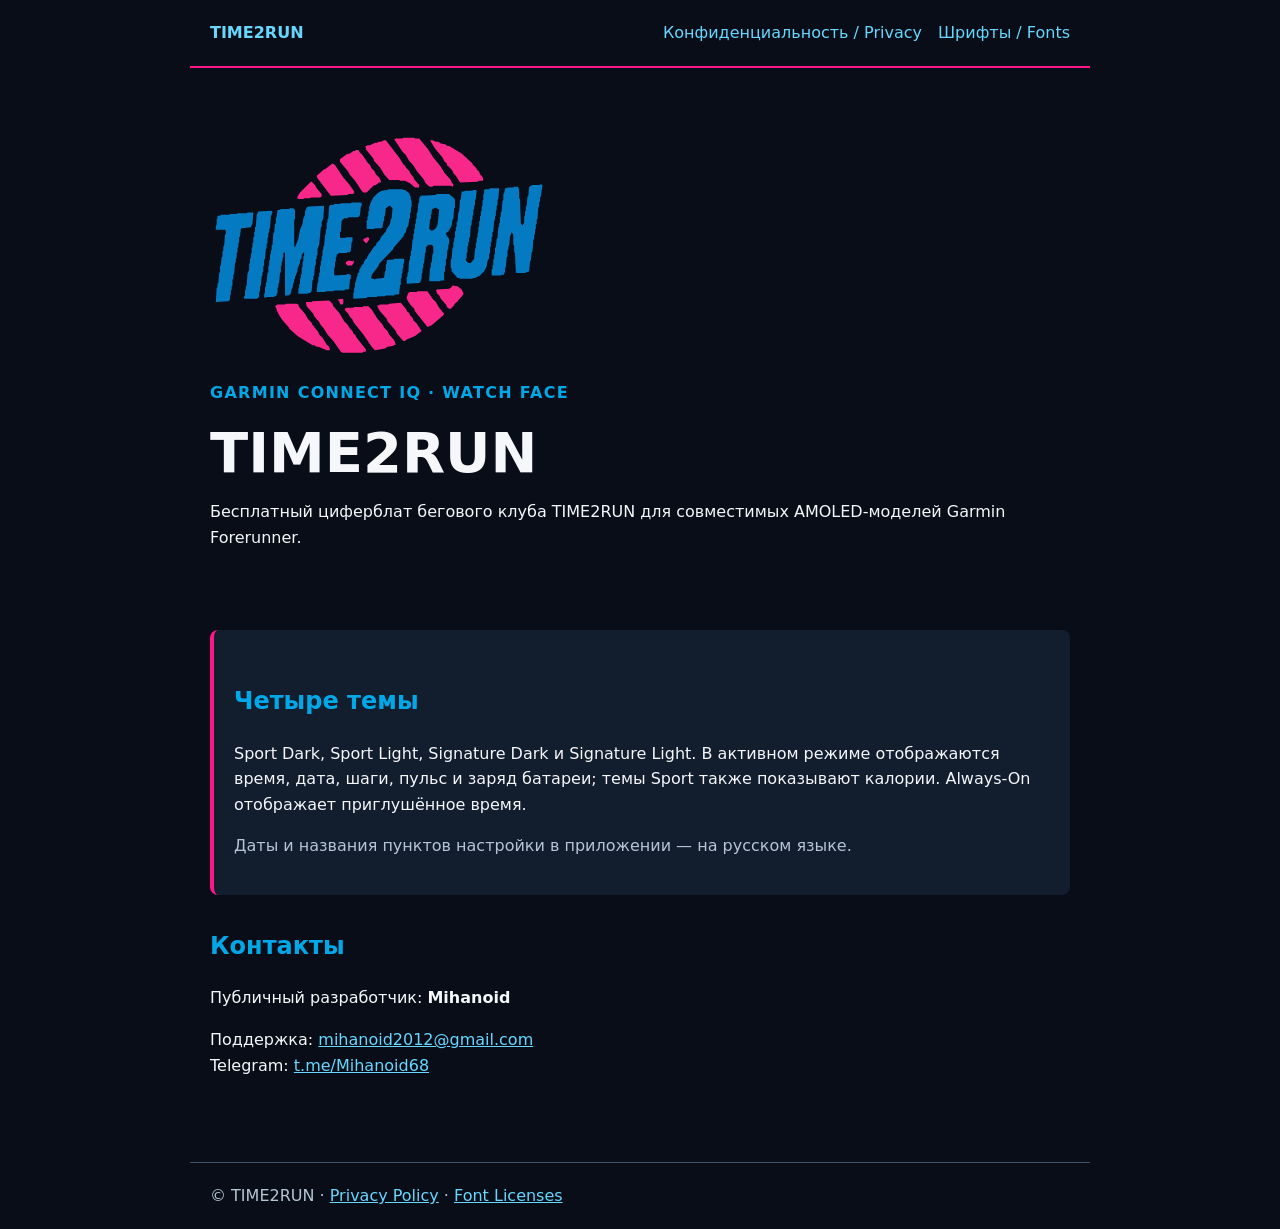
<file: docs/index.html>
<!doctype html><html lang="ru"><head><meta charset="utf-8"><meta name="viewport" content="width=device-width,initial-scale=1"><meta name="description" content="TIME2RUN — циферблат бегового клуба для Garmin Forerunner"><title>TIME2RUN — Garmin Watch Face</title><link rel="stylesheet" href="style.css"></head><body><header><a href="index.html"><strong>TIME2RUN</strong></a><nav aria-label="Навигация"><a href="privacy.html">Конфиденциальность / Privacy</a><a href="fonts.html">Шрифты / Fonts</a></nav></header><main><section class="hero"><img class="logo" src="assets/time2run-logo.svg" alt="Логотип бегового клуба TIME2RUN"><p class="eyebrow">Garmin Connect IQ · Watch Face</p><h1>TIME2RUN</h1><p>Бесплатный циферблат бегового клуба TIME2RUN для совместимых AMOLED-моделей Garmin Forerunner.</p></section><section class="card"><h2>Четыре темы</h2><p>Sport Dark, Sport Light, Signature Dark и Signature Light. В активном режиме отображаются время, дата, шаги, пульс и заряд батареи; темы Sport также показывают калории. Always-On отображает приглушённое время.</p><p class="muted">Даты и названия пунктов настройки в приложении — на русском языке.</p></section><section><h2>Контакты</h2><p>Публичный разработчик: <strong>Mihanoid</strong></p><p>Поддержка: <a href="mailto:mihanoid2012@gmail.com">mihanoid2012@gmail.com</a><br>Telegram: <a href="https://t.me/Mihanoid68">t.me/Mihanoid68</a></p></section></main><footer>© TIME2RUN · <a href="privacy.html">Privacy Policy</a> · <a href="fonts.html">Font Licenses</a></footer></body></html>
</file>
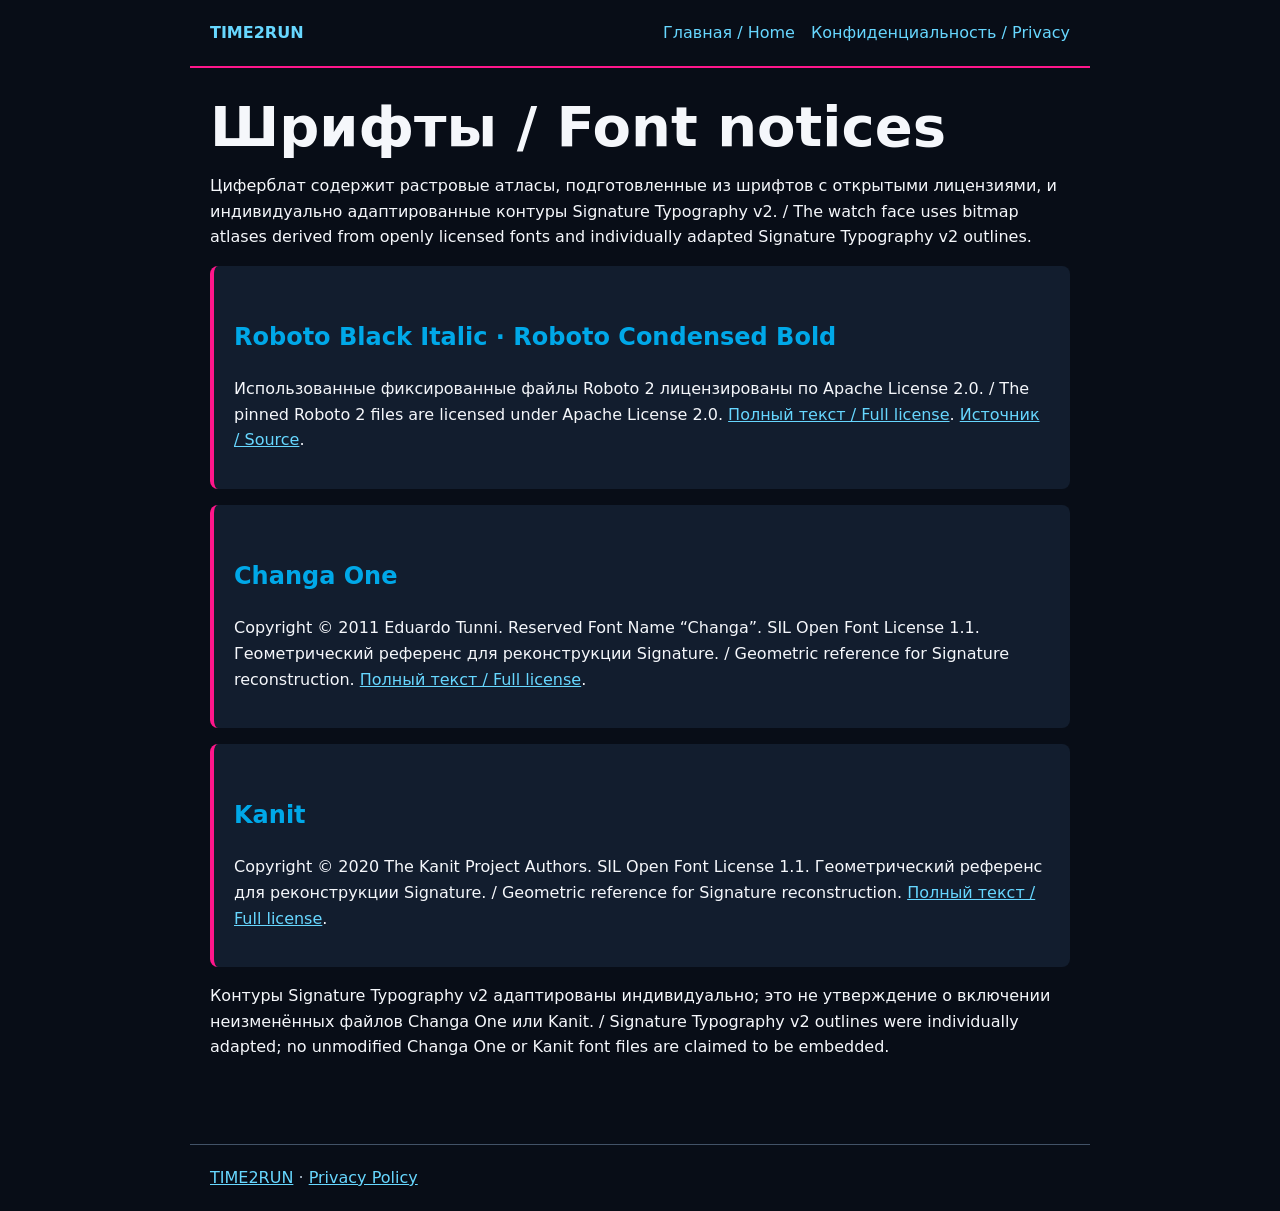
<file: docs/fonts.html>
<!doctype html><html lang="ru"><head><meta charset="utf-8"><meta name="viewport" content="width=device-width,initial-scale=1"><title>TIME2RUN — Font Licenses</title><link rel="stylesheet" href="style.css"></head><body><header><a href="index.html"><strong>TIME2RUN</strong></a><nav><a href="index.html">Главная / Home</a><a href="privacy.html">Конфиденциальность / Privacy</a></nav></header><main><h1>Шрифты / Font notices</h1><p>Циферблат содержит растровые атласы, подготовленные из шрифтов с открытыми лицензиями, и индивидуально адаптированные контуры Signature Typography v2. / The watch face uses bitmap atlases derived from openly licensed fonts and individually adapted Signature Typography v2 outlines.</p><div class="card"><h2>Roboto Black Italic · Roboto Condensed Bold</h2><p>Использованные фиксированные файлы Roboto 2 лицензированы по Apache License 2.0. / The pinned Roboto 2 files are licensed under Apache License 2.0. <a href="licenses/Roboto-LICENSE.txt">Полный текст / Full license</a>. <a href="https://github.com/googlefonts/roboto-2/blob/main/LICENSE">Источник / Source</a>.</p></div><div class="card"><h2>Changa One</h2><p>Copyright © 2011 Eduardo Tunni. Reserved Font Name “Changa”. SIL Open Font License 1.1. Геометрический референс для реконструкции Signature. / Geometric reference for Signature reconstruction. <a href="licenses/OFL-ChangaOne.txt">Полный текст / Full license</a>.</p></div><div class="card"><h2>Kanit</h2><p>Copyright © 2020 The Kanit Project Authors. SIL Open Font License 1.1. Геометрический референс для реконструкции Signature. / Geometric reference for Signature reconstruction. <a href="licenses/OFL-Kanit.txt">Полный текст / Full license</a>.</p></div><p>Контуры Signature Typography v2 адаптированы индивидуально; это не утверждение о включении неизменённых файлов Changa One или Kanit. / Signature Typography v2 outlines were individually adapted; no unmodified Changa One or Kanit font files are claimed to be embedded.</p></main><footer><a href="index.html">TIME2RUN</a> · <a href="privacy.html">Privacy Policy</a></footer></body></html>
</file>
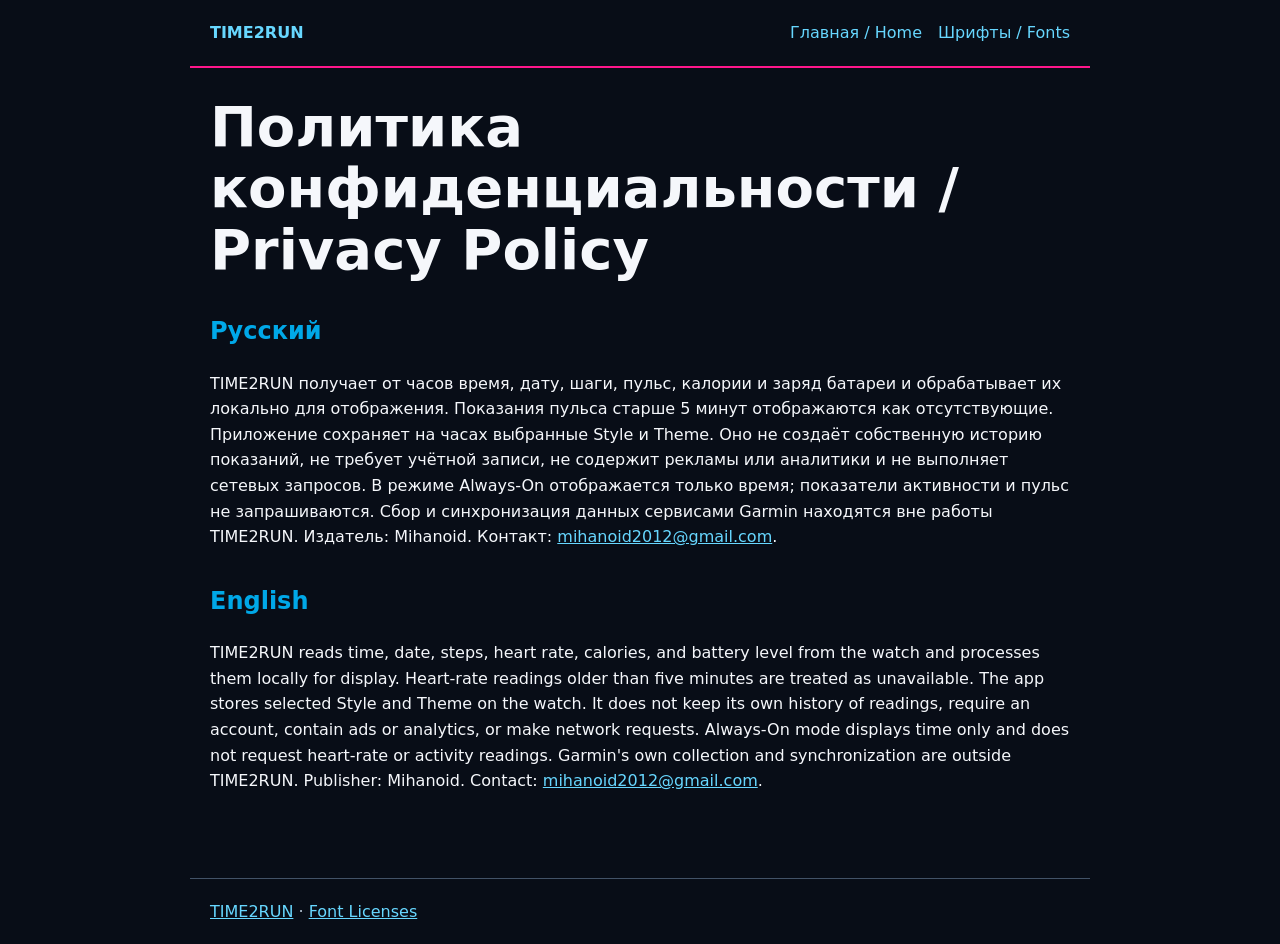
<file: docs/privacy.html>
<!doctype html><html lang="ru"><head><meta charset="utf-8"><meta name="viewport" content="width=device-width,initial-scale=1"><title>TIME2RUN — Privacy Policy</title><link rel="stylesheet" href="style.css"></head><body><header><a href="index.html"><strong>TIME2RUN</strong></a><nav><a href="index.html">Главная / Home</a><a href="fonts.html">Шрифты / Fonts</a></nav></header><main><h1>Политика конфиденциальности / Privacy Policy</h1><section lang="ru"><h2>Русский</h2><p>TIME2RUN получает от часов время, дату, шаги, пульс, калории и заряд батареи и обрабатывает их локально для отображения. Показания пульса старше 5 минут отображаются как отсутствующие. Приложение сохраняет на часах выбранные Style и Theme. Оно не создаёт собственную историю показаний, не требует учётной записи, не содержит рекламы или аналитики и не выполняет сетевых запросов. В режиме Always-On отображается только время; показатели активности и пульс не запрашиваются. Сбор и синхронизация данных сервисами Garmin находятся вне работы TIME2RUN. Издатель: Mihanoid. Контакт: <a href="mailto:mihanoid2012@gmail.com">mihanoid2012@gmail.com</a>.</p></section><section lang="en"><h2>English</h2><p>TIME2RUN reads time, date, steps, heart rate, calories, and battery level from the watch and processes them locally for display. Heart-rate readings older than five minutes are treated as unavailable. The app stores selected Style and Theme on the watch. It does not keep its own history of readings, require an account, contain ads or analytics, or make network requests. Always-On mode displays time only and does not request heart-rate or activity readings. Garmin's own collection and synchronization are outside TIME2RUN. Publisher: Mihanoid. Contact: <a href="mailto:mihanoid2012@gmail.com">mihanoid2012@gmail.com</a>.</p></section></main><footer><a href="index.html">TIME2RUN</a> · <a href="fonts.html">Font Licenses</a></footer></body></html>
</file>
<file: docs/style.css>
:root{color-scheme:dark;--bg:#080d17;--panel:#121d2e;--text:#f5f7fb;--muted:#b5c5d5;--blue:#00a8e8;--pink:#ff168b}*{box-sizing:border-box}body{margin:0;background:var(--bg);color:var(--text);font:16px/1.6 system-ui,-apple-system,Segoe UI,sans-serif}a{color:#67d7ff}a:hover{color:#fff}header,main,footer{max-width:900px;margin:auto;padding:1.25rem}header{display:flex;align-items:center;justify-content:space-between;gap:1rem;border-bottom:2px solid var(--pink)}header a{text-decoration:none}nav{display:flex;flex-wrap:wrap;gap:1rem}.logo{width:min(100%,340px);height:auto}.hero{padding:3rem 0}.eyebrow{color:var(--blue);font-weight:700;letter-spacing:.08em;text-transform:uppercase}h1{font-size:clamp(2rem,6vw,3.5rem);line-height:1.1;margin:.5rem 0}h2{color:var(--blue);margin-top:2rem}.card{background:var(--panel);border-left:4px solid var(--pink);border-radius:8px;padding:1.25rem;margin:1rem 0}.muted{color:var(--muted)}footer{margin-top:3rem;border-top:1px solid #425267;color:var(--muted)}@media(max-width:520px){header{display:block}nav{margin-top:1rem}.hero{padding:1.5rem 0}}
</file>
